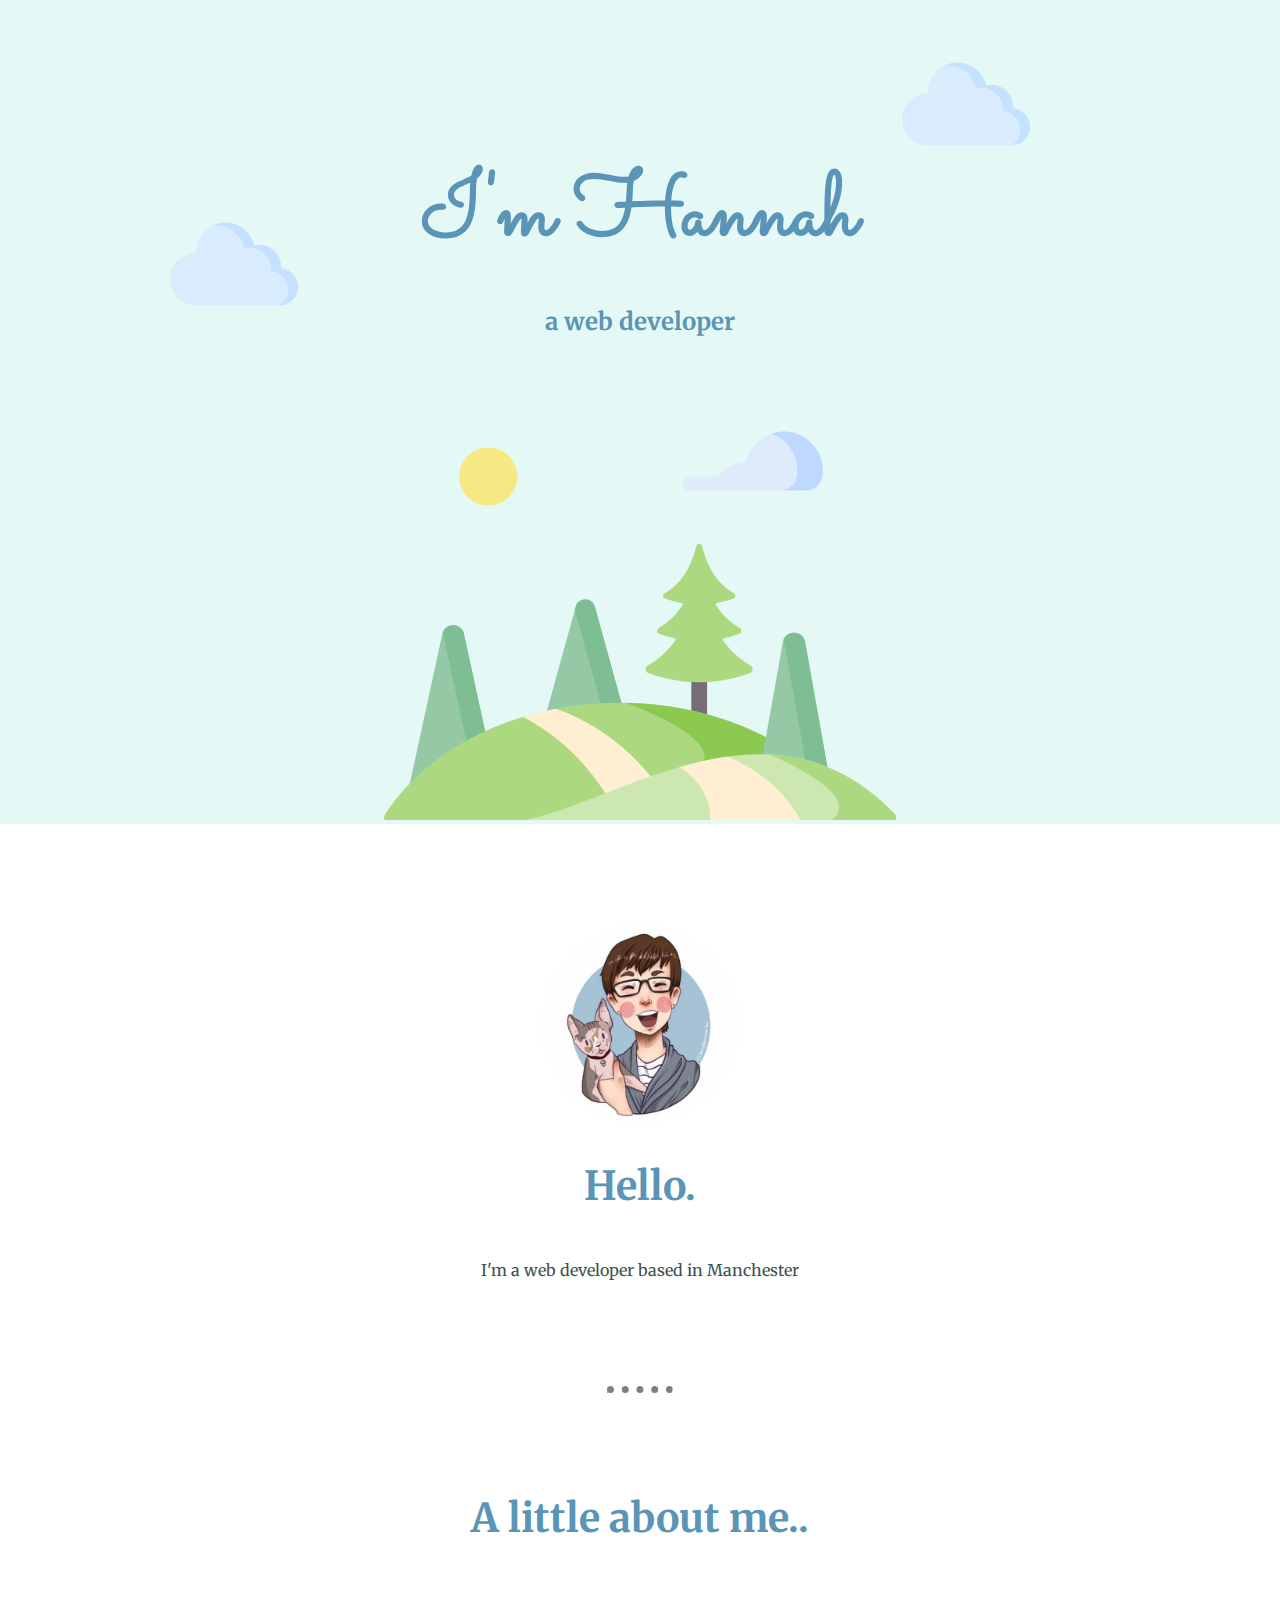
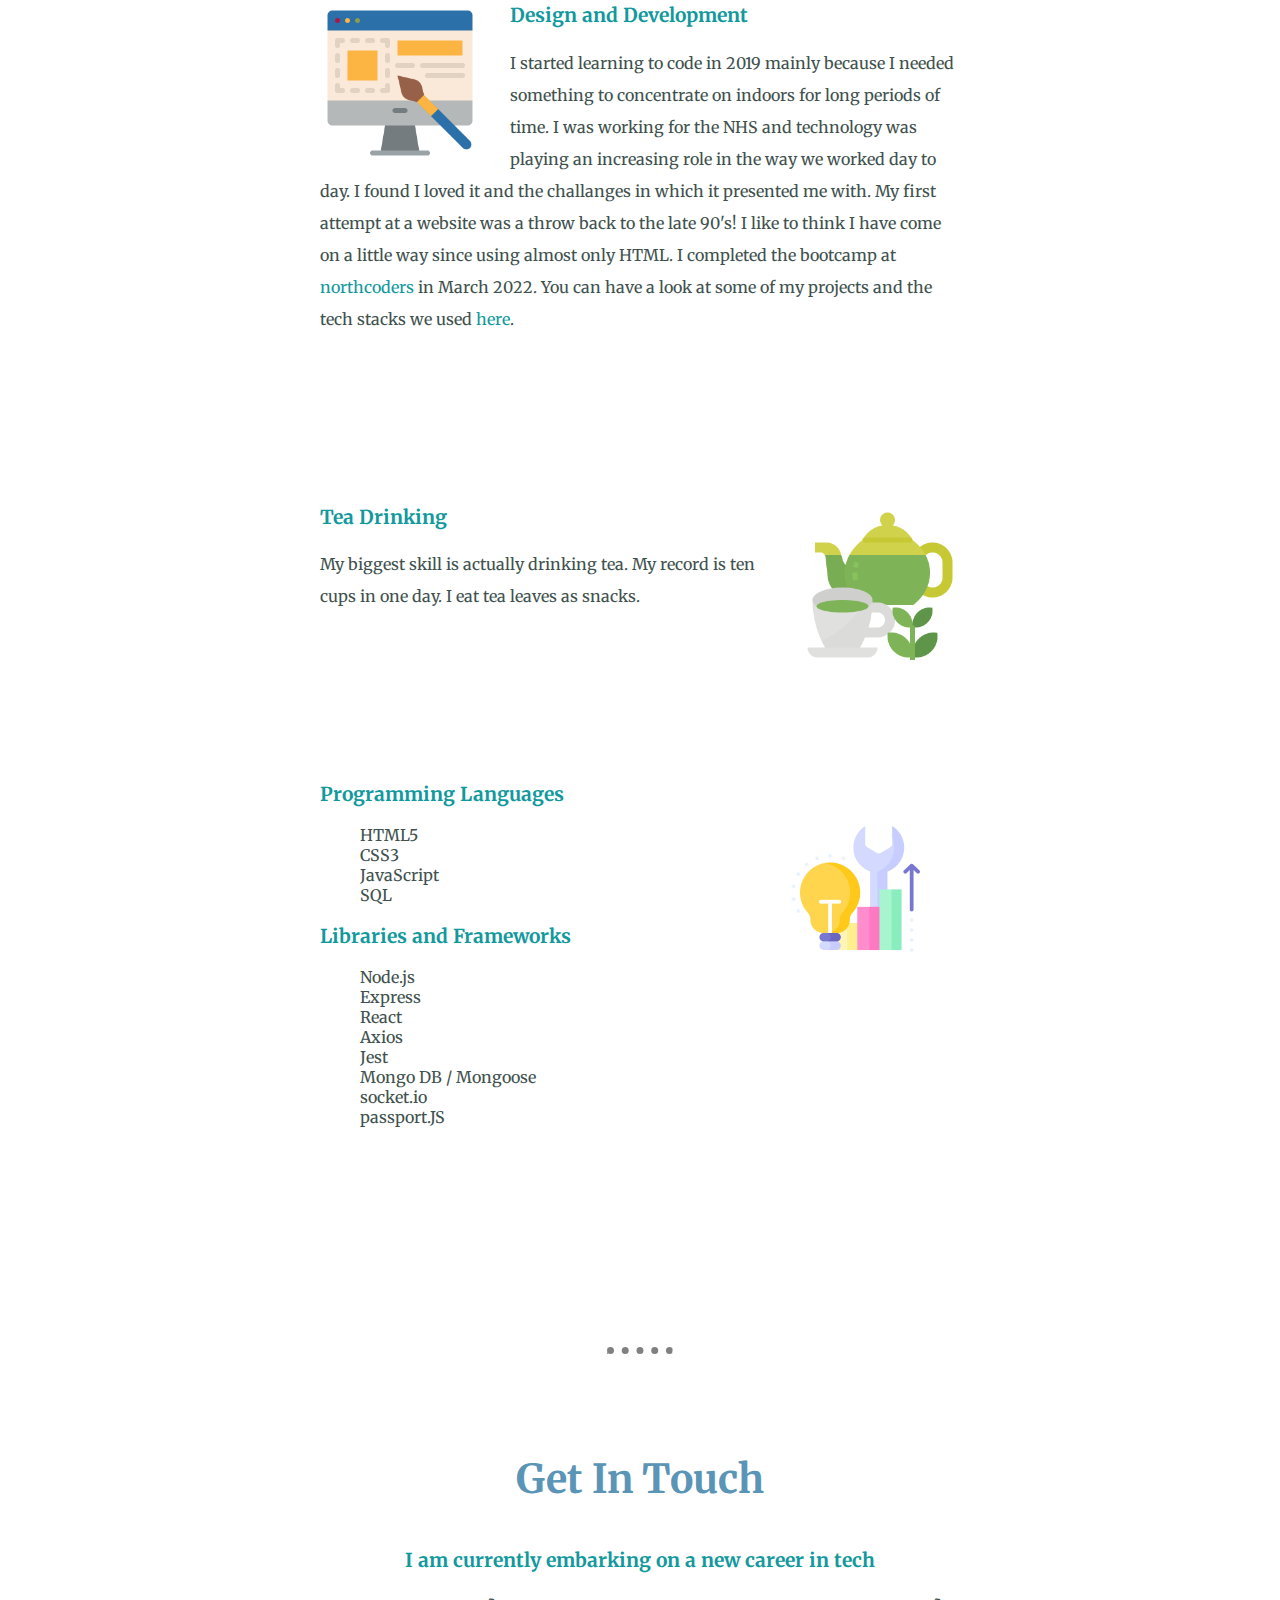
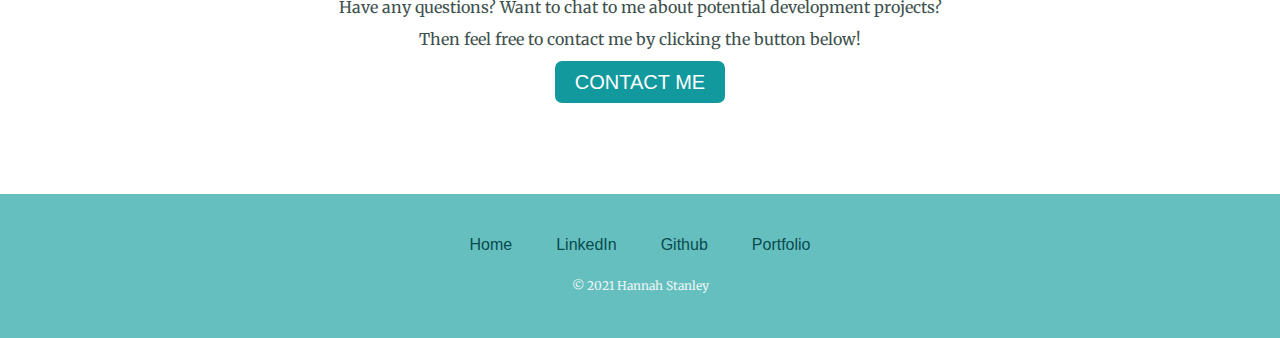
<file: index.html>
<!DOCTYPE html>
<html lang="en" dir="ltr">
  <head>
    <meta charset="utf-8">
    <title>Hannah Stanley - Web Developer</title>
    <link rel="stylesheet" href="css/styles.css">
    <link rel="stylesheet" href="css/sitewide.css">
    <link rel="icon" href="favicon.ico">
    <link rel="preconnect" href="https://fonts.gstatic.com">
<link href="https://fonts.googleapis.com/css2?family=Sacramento&display=swap" rel="stylesheet">
<link rel="preconnect" href="https://fonts.gstatic.com">
<link href="https://fonts.googleapis.com/css2?family=Merriweather&family=Sacramento&display=swap" rel="stylesheet">

  </head>
  <body>
    <div class="top-container">
      <img class="upper_cloud" src="Images/cloud.png" alt="cloud-img">
      <h1>I'm Hannah</h1>
      <h3 class="junior-developer" >a web developer</h3>
          <img class="lower_cloud" src="Images/cloud.png" alt="cloud-img">
          <img class="mountain-image" src="Images/mountains.png" alt="mountain-img">
    </div>
    <div class="middle-container">
      <div class="profile">
        <img class= "profile-image" src="Images/circle-cropped.png" alt="Hannah-img">
        <h2>Hello.</h2>
        <p class= "intro"> I'm a web developer based in Manchester </p>
      </div>
      <hr>
      <div class="skills">
        <h2>A little about me..</h2>
        <div class="skill-row">
          <img class="design-image" src="Images/web-design.png" alt="Design_img">
          <h3> Design and Development </h3>
          <p> I started learning to code in 2019 mainly because I needed something to concentrate on indoors for long periods of time. I was working for the NHS and technology was playing an increasing role in the way we worked day to day. I found I loved it and the challanges in which it presented me with. My first attempt at a website was a throw back to the late 90's! I like to think I have come on a little way since using almost only HTML. I completed the bootcamp at <a class="paragraph-links" href="https://northcoders.com/">northcoders</a> in March 2022. You can have a look at some of my projects and the tech stacks we used<a class="paragraph-links" href='porfolio.html'> here</a>.</p>
        </div>
          <br/>
        <div class="skill-row">
          <img class="tea-image" src="Images/green-tea.png" alt="Tea_img">
          <h3> Tea Drinking </h3>
          <p> My biggest skill is actually drinking tea. My record is ten cups in one day. I eat tea leaves as snacks. </p>
        </div>
        <br/>
        <div class="languages-row">
          <h3>Programming Languages</h3>
          <img class="languages-image" src="Images/languages.png" alt="languages_img">
          <ul><li>HTML5</li>
            <li>CSS3</li>
            <li>JavaScript</li>
            <li>SQL</li>
          </ul>
          <h3>Libraries and Frameworks</h3>
          <ul>
            <li>Node.js</li>
            <li>Express</li>
            <li>React</li>
            <li>Axios</li>
            <li>Jest</li>
            <li>Mongo DB / Mongoose</li>
            <li>socket.io</li>
            <li>passport.JS</li>
          </ul>
          </div>
    </div>
    <br/>
      <hr>
      <div class="contact-me">
        <h2>Get In Touch</h2>
        <h3> I am currently embarking on a new career in tech</h3>
        <p class="contact-message">Have any questions? Want to chat to me about potential development projects? Then feel free to contact me by clicking the button below!</p>
        <a class="btn" href="contact.html">CONTACT ME</a>
      </div>
    </div>
    <div class="bottom-container">
      <a class="footer-link" href="index.html">Home</a>
      <a class="footer-link" href="https://www.linkedin.com/in/hannah-stanley-dev/">LinkedIn</a>
      <a class="footer-link" href="https://github.com/stanleyh1">Github</a>
      <a class="footer-link" href="porfolio.html">Portfolio</a>
      <p class= "copyright">© 2021 Hannah Stanley</p>
    </div>

  </body>
</html>
</file>
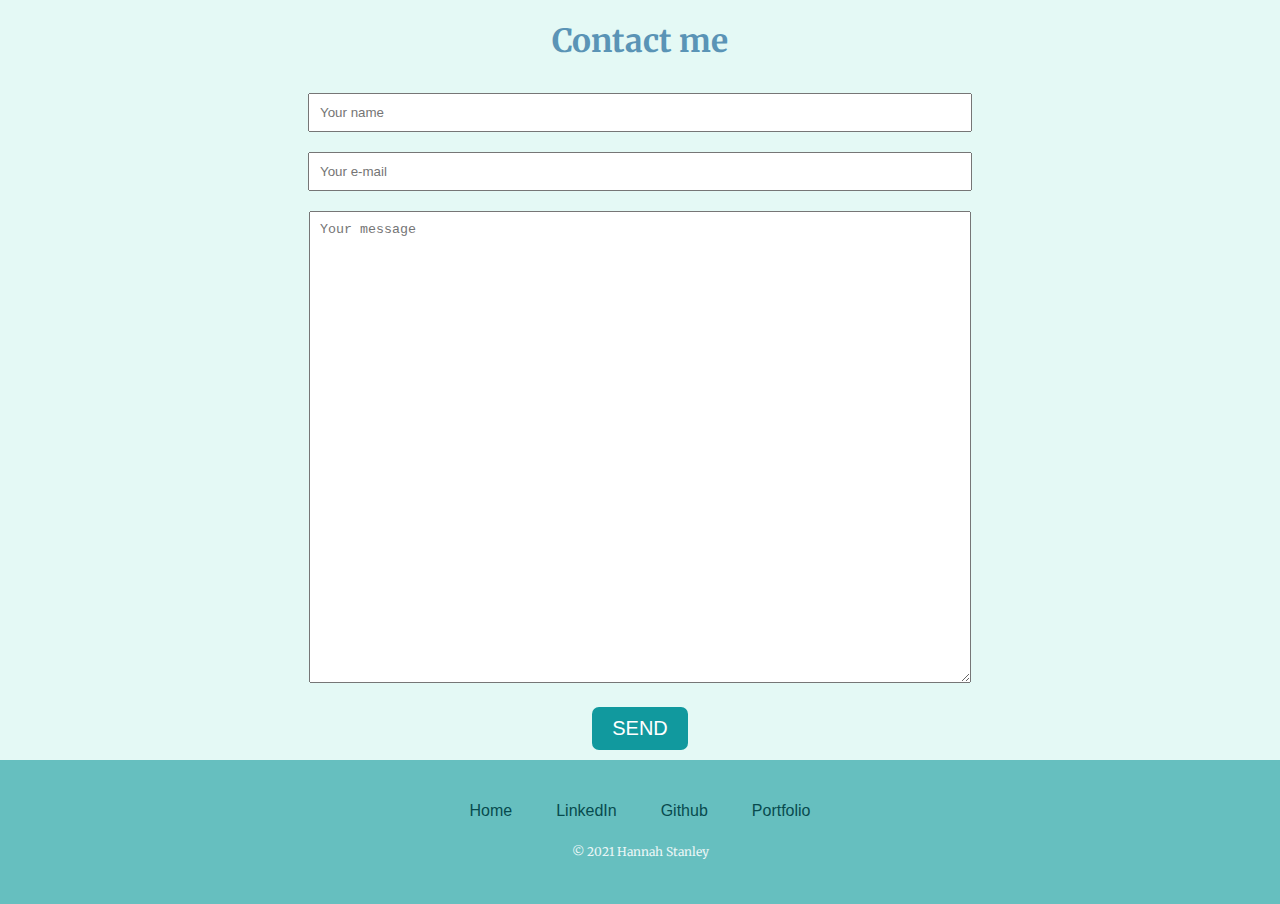
<file: contact.html>
<!DOCTYPE html>
<html lang="en">
<head>
  <meta charset="UTF-8">
  <meta http-equiv="X-UA-Compatible" content="IE=edge">
  <meta name="viewport" content="width=device-width, initial-scale=1.0">
  <title>Contact Me</title>
  <link rel="stylesheet" href="css/contact.css" />
  <link rel="stylesheet" href="css/sitewide.css" />
  <link rel="icon" href="favicon.ico">
  <link rel="preconnect" href="https://fonts.gstatic.com">
<link href="https://fonts.googleapis.com/css2?family=Sacramento&display=swap" rel="stylesheet">
<link rel="preconnect" href="https://fonts.gstatic.com">
<link href="https://fonts.googleapis.com/css2?family=Merriweather&family=Sacramento&display=swap" rel="stylesheet">
</head>
<body>
    <h1>Contact me</h1>
      <form
        action="https://formspree.io/f/mjvljpel"
        method="POST"
        id="contact-form"
      >
        <input
          name="name"
          type="text"
          class="input-box"
          placeholder="Your name"
          required
        /><br />
        <input
          name="_replyto"
          type="email"
          class="input-box"
          placeholder="Your e-mail"
          required
        /><br />
        <textarea
          name="message"
          class="input-box-message"
          placeholder="Your message"
          rows="4"
          required
        ></textarea
        ><br />
        <input type="submit" class="form-control submit" value="SEND" />
      </form>

      <div class="bottom-container">
        <a class="footer-link" href="index.html">Home</a>
        <a class="footer-link" href="https://www.linkedin.com/in/hannah-stanley-dev/">LinkedIn</a>
        <a class="footer-link" href="https://github.com/stanleyh1">Github</a>
        <a class="footer-link" href="porfolio.html">Portfolio</a>
        <p class= "copyright">© 2021 Hannah Stanley</p>
      </div>
</body>
</html>
</file>
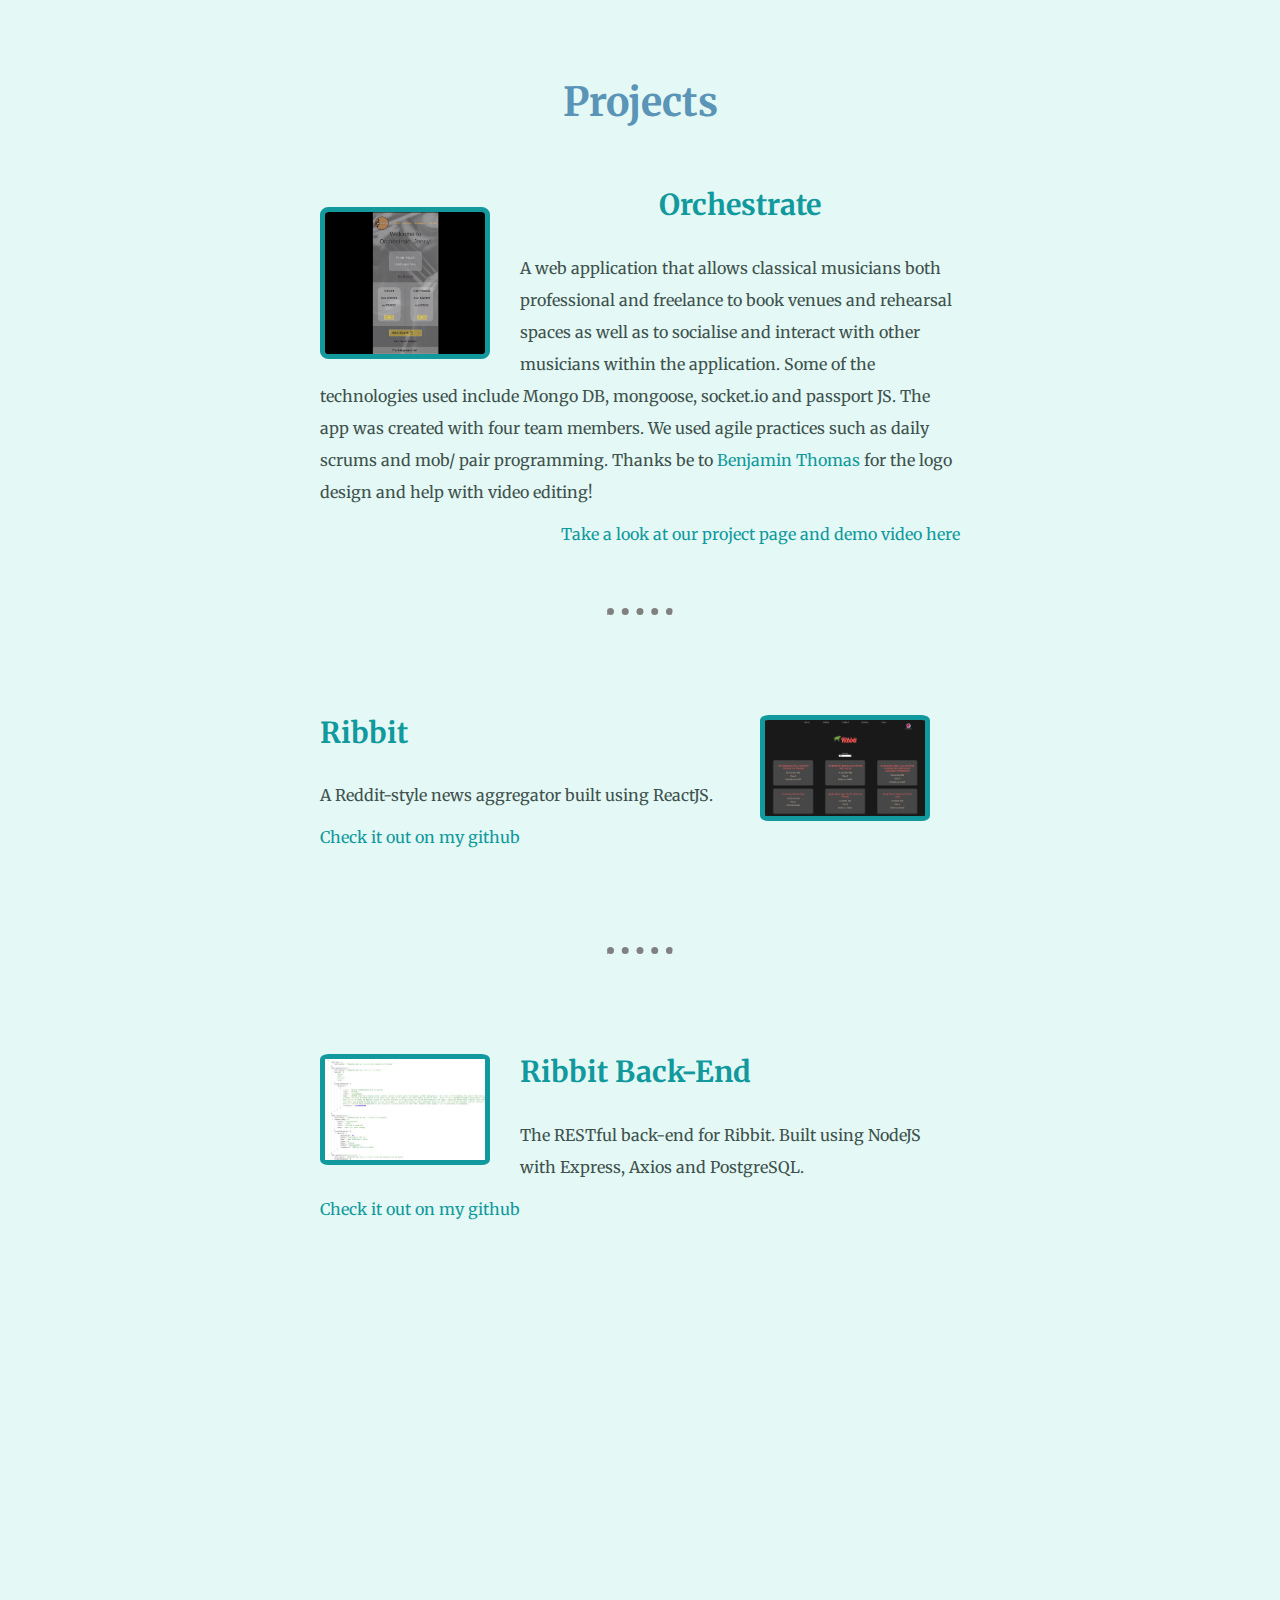
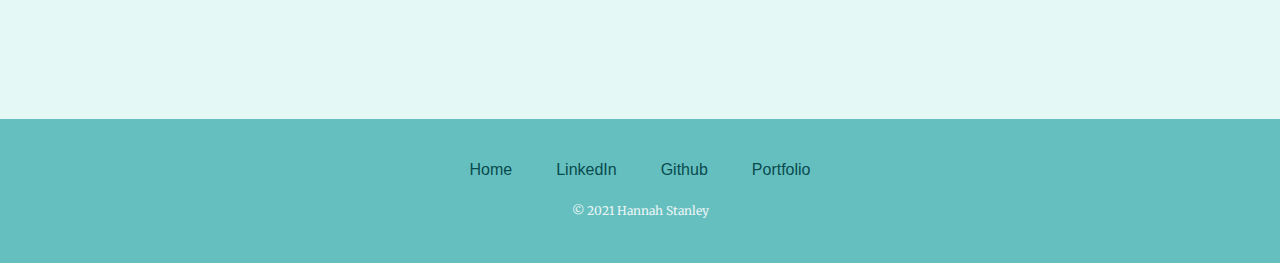
<file: porfolio.html>
<!DOCTYPE html>
<html lang="en">
<head>
    <meta charset="UTF-8">
    <meta http-equiv="X-UA-Compatible" content="IE=edge">
    <title>Projects</title>
    <link rel="stylesheet" href="css/portfolio.css" />
    <link rel="stylesheet" href="css/sitewide.css" />
    <link rel="icon" href="favicon.ico">
    <link rel="preconnect" href="https://fonts.gstatic.com">
<link href="https://fonts.googleapis.com/css2?family=Sacramento&display=swap" rel="stylesheet">
<link rel="preconnect" href="https://fonts.gstatic.com">
<link href="https://fonts.googleapis.com/css2?family=Merriweather&family=Sacramento&display=swap" rel="stylesheet">
</head>

<body>
        <h1>Projects</h1>
        <div class="orchestrate-row">
            <img id="orchestrate-img" src="./Images/orchestrate-screenshot.png" />
            <h3 class="orchestrate-header">Orchestrate</h3>
            <p id="orchestrate-description">
                A web application that allows classical musicians both professional and freelance to book venues and rehearsal spaces as well as to socialise and interact with other musicians within the application. Some of the technologies used include Mongo DB, mongoose, socket.io and passport JS. The app was created with four team members. We used agile practices such as daily scrums and mob/ pair programming. Thanks be to <a href="https://www.linkedin.com/in/bnjmnthms/">Benjamin Thomas</a> for the logo design and help with video editing!
            </p>
            <a id="orchestrate-link" href="https://northcoders.com/projects/march-2022/orchestrate"
                >Take a look at our project page and demo video here</a>
            </div>
            <hr>
            <div class="project-row">
            <img id="ribbit-img" src="./Images/ribbit-screenshot.png" />
            <h3>Ribbit</h3>
            <p id="ribbit-description">
            A Reddit-style news aggregator built using ReactJS.
            </p>
            <a id="ribbit-link" href="https://github.com/stanleyh1/fe-ribbit">Check it out on my github</a>
            </div>
            <hr>
            <div class="project-row">
            <img id="ribbit-api-img" src="./Images/ribbit-backend-screenshot.png"/>
            <h3>Ribbit Back-End</h3>
            <p id="ribbit-api-description">
            The RESTful back-end for Ribbit. Built using NodeJS with Express, Axios and PostgreSQL.
            </p>
            <a id="ribbit-api-link" href="https://github.com/stanleyh1/be-ribbit">Check it out on my github</a>
            </div>

            <div class="portfolio-footer-container">
                <a class="footer-link" href="index.html">Home</a>
                <a class="footer-link" href="https://www.linkedin.com/in/hannah-stanley-dev/">LinkedIn</a>
                <a class="footer-link" href="https://github.com/stanleyh1">Github</a>
                <a class="footer-link" href="porfolio.html">Portfolio</a>
                <p class= "copyright">© 2021 Hannah Stanley</p>
            </div>
</body>
</html>
</file>
<file: css/styles.css>
body { color: #40514E;
      margin: auto;
      text-align: center;
      font-family: 'Merriweather', serif;
    }

h1 {font-size: 5.625rem;
    margin: 50px auto 0 auto;
    font-family: 'Sacramento', cursive;
    color: #5a94b6;
    }

h2 {font-size: 2.5rem;
    color: #5a94b6;
    padding-bottom: 10px}

.junior-developer {
  font-size: 1.5rem;
    color: #5a94b6;
    padding-bottom: 10px
}

h3 {color: #11999E;
    font-size: 1.2rem
  }


.paragraph-links {
  color: #11999E;
  text-decoration: none;
}

.paragraph-links:hover {
  color: #084b4e;
  text-decoration: none;
}

.copyright {color: #EAf6f6;
            font-size: 0.75rem;
            padding: 20px 0;
            margin: 0px;}


.skill-row {width: 50%;
            margin: 50px auto 100px auto;
            text-align: left;
          }

.programmer {
  font-weight: normal;
}


.profile-image {width:200px;
                height: 200px;
                }

.intro {width: 30%;
        margin: auto;}

.design-image {width: 25%;
              float:left;
              margin-right: 30px;}

.languages-image {width: 20%;
                  float:right;
                  margin-right: 40px;
}

.tea-image {width: 25%;
            float:right;
            margin-left: 30px;}

.languages-row {
                width: 50%;
                margin: 50px auto 100px auto;
                text-align: left;          
                }


.top-container {
                padding-top: 100px;
                background-color: #E4F9F5;
                margin: 0px;
                padding-bottom: 0px;
                border-bottom: 0px;
                }


.middle-container { background-color: white;
                    margin: 100px auto;
                  }


.lower_cloud {position: absolute;
              left: 170px;
              top: 200px;

}

.upper_cloud {position: absolute;
              right: 250px;
              top: 40px;

}

.mountain-img {
      position: absolute;
      bottom: 0;
      margin: 0px;
      padding: 0px;
}

.contact-me {
  width: 50%;
  margin: 50px auto 100px auto;
  text-align: center;  
}
</file>
<file: css/sitewide.css>
hr {
    border-top: dotted grey 7px;
    border-bottom: 0px;
    width: 5%;
    margin: 100px auto 100px auto;
}

.footer-link {
    color: #084b4e;
    font-family: 'Montserrat', sans-serif;
    margin: 10px 20px;
    padding-top: 10px;
    text-decoration: none;
}

.footer-link:hover {
    color: #EAf6f6;
}

.copyright {
    color: #EAf6f6;
    font-size: 0.75rem;
    padding: 20px 0;
    margin: 0px;
}


.bottom-container {
    background-color: #66BFBF;
    padding: 40px 5px 20px;
    margin: auto;
}

p  {
    line-height: 200%;
}

li {
    list-style: none;
}

.btn {
    -webkit-border-radius: 7;
    -moz-border-radius: 7;
    border-radius: 7px;
    font-family: Arial;
    color: #ffffff;
    font-size: 20px;
    background: #11999E;
    padding: 10px 20px 10px 20px;
    text-decoration: none;
}
                
.btn:hover {
    background: #0a595c;
    text-decoration: none;
}
</file>
<file: css/contact.css>
body { color: #40514E;
    margin: auto;
    text-align: center;
    font-family: 'Merriweather', serif;
    background-color: #E4F9F5;
}

h1 {
    color: #5a94b6;
}

.form-control {
        margin: 10px;
        border: 0ch;
        -webkit-border-radius: 7;
        -moz-border-radius: 7;
        border-radius: 7px;
        font-family: Arial;
        color: #ffffff;
        font-size: 20px;
        background: #11999E;
        padding: 10px 20px 10px 20px;
        text-decoration: none;
}

.form-control:hover {
    background: #0a595c;
    text-decoration: none;
    margin: 10px;
}

.input-box {
    width: 50%;
    padding: 10px;
    margin: 10px;
}

textarea {
    height: 50vh;
    width: 50%;
    padding: 10px;
    margin: 10px;
}
</file>
<file: css/portfolio.css>
body { color: #40514E;
    margin: auto;
    text-align: center;
    font-family: 'Merriweather', serif;
    background-color: #E4F9F5;
}

#orchestrate-img {
    width: 25%;
    float:left;
    margin-right: 30px;
    border-radius: 5%;
    border-style: solid;
    border-width: 5px;
    border-color: #11999E;
    margin-top: 20px;
    margin-bottom: 10px;
}

#ribbit-img {
    width: 25%;
    float:right;
    margin-right: 30px;
    border-radius: 5%;
    border-style: solid;
    border-width: 5px;
    border-color: #11999E;
}

#ribbit-api-img {
    width: 25%;
    float:left;
    margin-right: 30px;
    border-radius: 5%;
    border-style: solid;
    border-width: 5px;
    border-color: #11999E;
}


h1 {font-size: 2.5rem;
    color: #5a94b6;
    padding-bottom: 10px;
    padding-top: 50px;
}

h3 {color: #11999E;
    font-size: 1.8rem
}

a {
    color: #11999E;
    text-decoration: none;
}

a:hover {
    color: #095558;
    text-decoration: none;
}

.project-row {
    width: 50%;
    margin: 50px auto 100px auto;
    text-align: left;
}

.orchestrate-row{
    width: 50%;
    margin: 50px auto 100px auto;
    text-align: left;
}

.orchestrate-header {
    text-align: center;
}

#orchestrate-link {
    float: right;
}

.portfolio-footer-container {
    background-color: #66BFBF;
    padding: 40px 5px 20px;
    margin: 500px auto auto auto;
}
</file>
